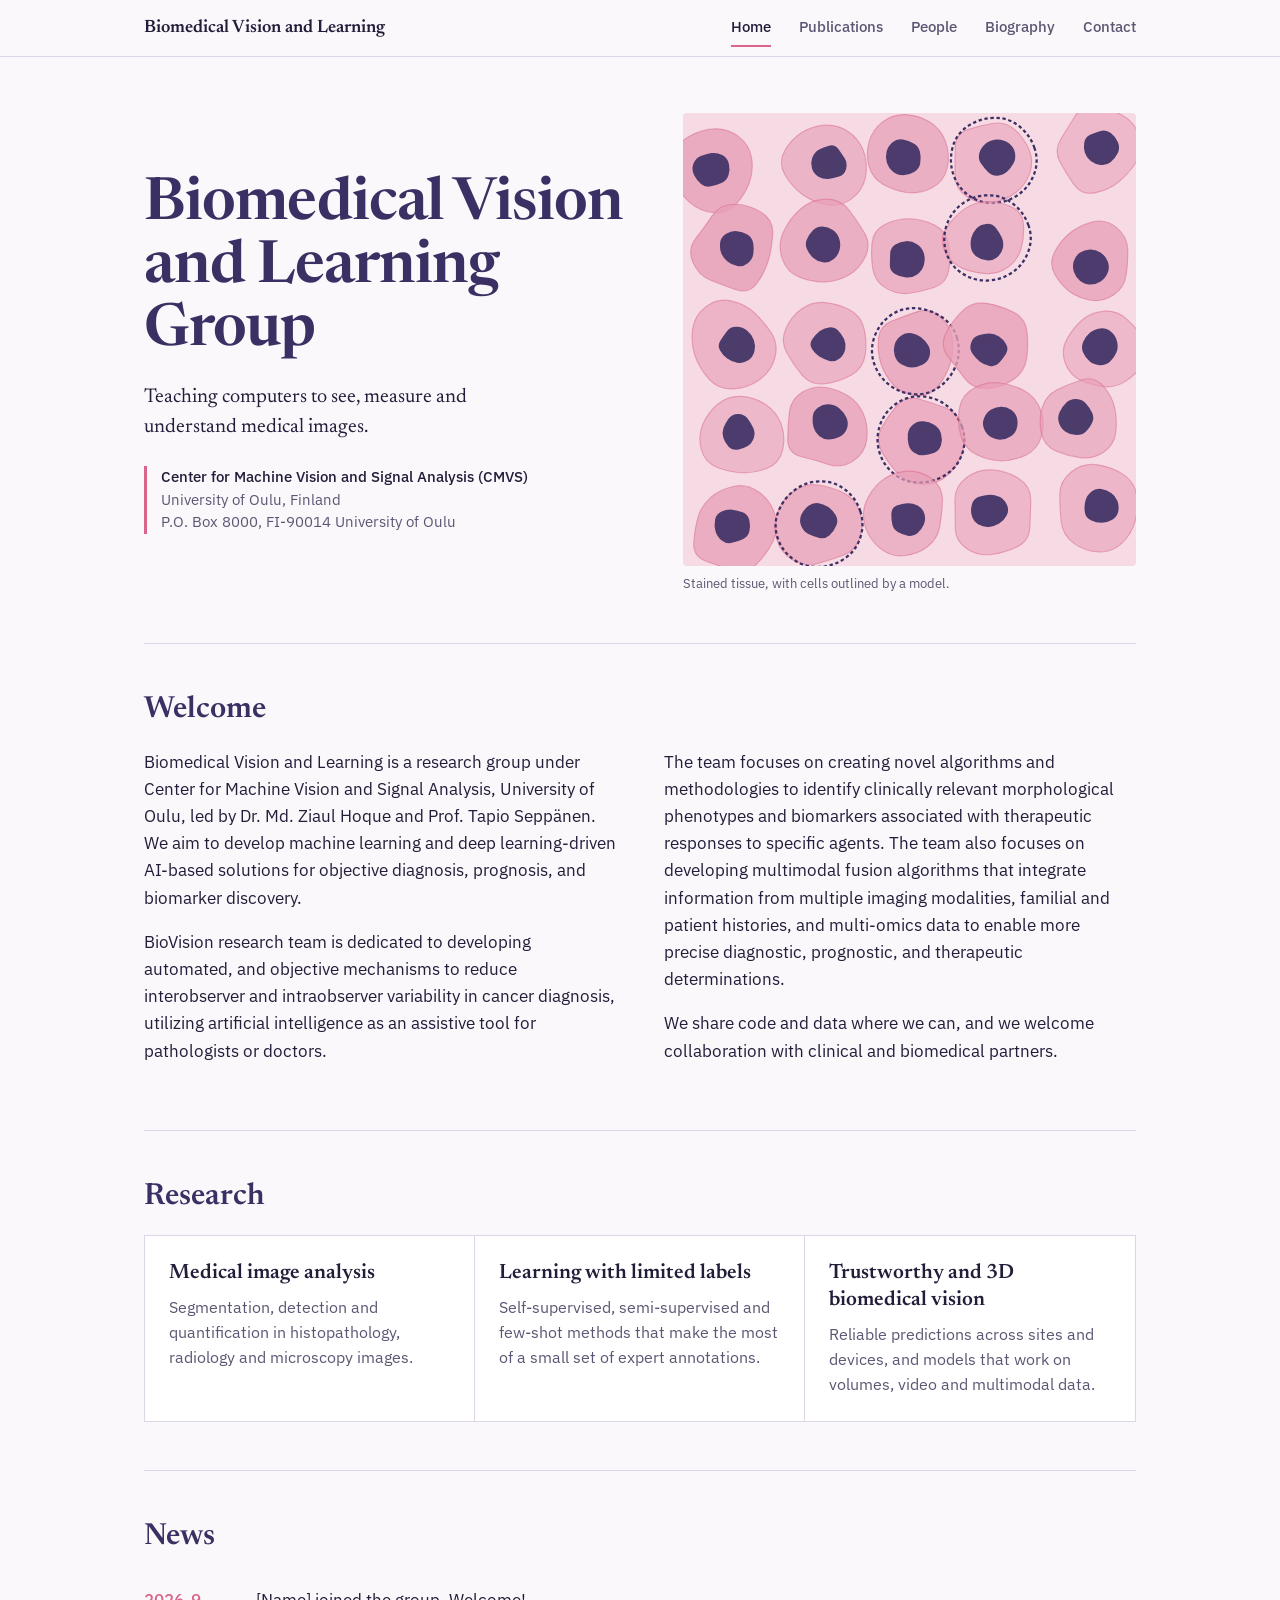
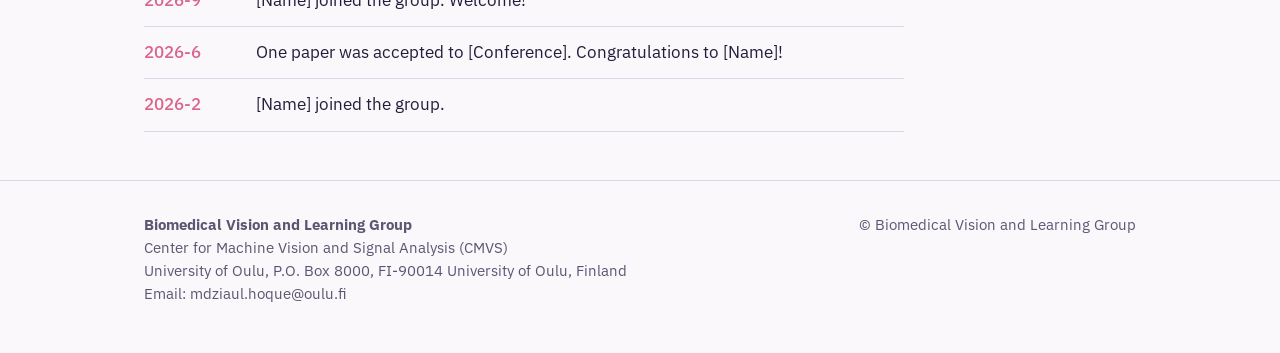
<file: index.html>
<!DOCTYPE html>
<html lang="en">
<head>
<meta charset="utf-8">
<meta name="viewport" content="width=device-width, initial-scale=1, viewport-fit=cover">
<title>Biomedical Vision and Learning Group | Home</title>
<link rel="preconnect" href="https://fonts.googleapis.com">
<link rel="preconnect" href="https://fonts.gstatic.com" crossorigin>
<link href="https://fonts.googleapis.com/css2?family=Newsreader:ital,opsz,wght@0,6..72,400;0,6..72,600;1,6..72,400&family=IBM+Plex+Sans:wght@400;500&display=swap" rel="stylesheet">
<link rel="stylesheet" href="style.css">
</head>
<body>
<nav aria-label="Main">
  <div class="wrap">
    <a class="brand" href="index.html">Biomedical Vision and Learning</a>
    <a class="link on" href="index.html" aria-current="page">Home</a>
    <a class="link" href="pubs.html">Publications</a>
    <a class="link" href="people.html">People</a>
    <a class="link" href="bio.html">Biography</a>
    <a class="link" href="index.html#contact">Contact</a>
  </div>
</nav>

<main id="home">
  <div class="wrap">
    <div class="hero">
      <div>
        <h1>Biomedical Vision and Learning Group</h1>
        <p class="lead">Teaching computers to see, measure and understand medical images.</p>
        <div class="affil">
          <strong>Center for Machine Vision and Signal Analysis (CMVS)</strong><br>
          University of Oulu, Finland<br>
          P.O. Box 8000, FI-90014 University of Oulu
        </div>
      </div>
      <figure style="margin:0">
        <svg class="field" id="field" viewBox="0 0 400 400" role="img" aria-label="Illustration of stained tissue cells with dashed outlines marking automatically detected regions"></svg>
        <figcaption class="caption">Stained tissue, with cells outlined by a model.</figcaption>
      </figure>
    </div>

    <section id="welcome" aria-labelledby="w">
      <h2 id="w">Welcome</h2>
      <div class="cols">
        <div class="prose">
          <p>Biomedical Vision and Learning is a research group under Center for Machine Vision and Signal Analysis, University of Oulu, led by Dr. Md. Ziaul Hoque and Prof. Tapio Seppänen. We aim to develop machine learning and deep learning-driven AI-based solutions for objective diagnosis, prognosis, and biomarker discovery.
           </p>
          <p>BioVision research team is dedicated to developing automated, and objective mechanisms to reduce interobserver and intraobserver variability in cancer diagnosis, utilizing artificial intelligence as an assistive tool for pathologists or doctors.</p>
        </div>
        <div class="prose">
          <p>The team focuses on creating novel algorithms and methodologies to identify clinically relevant morphological phenotypes and biomarkers associated with therapeutic responses to specific agents. The team also focuses on developing multimodal fusion algorithms that integrate information from multiple imaging modalities, familial and patient histories, and multi-omics data to enable more precise diagnostic, prognostic, and therapeutic determinations.</p>
          <p>We share code and data where we can, and we welcome collaboration with clinical and biomedical partners.</p>
        </div>
      </div>
    </section>

    <section id="research" aria-labelledby="r">
      <h2 id="r">Research</h2>
      <div class="topics">
        <div>
          <h3>Medical image analysis</h3>
          <p>Segmentation, detection and quantification in histopathology, radiology and microscopy images.</p>
        </div>
        <div>
          <h3>Learning with limited labels</h3>
          <p>Self-supervised, semi-supervised and few-shot methods that make the most of a small set of expert annotations.</p>
        </div>
        <div>
          <h3>Trustworthy and 3D biomedical vision</h3>
          <p>Reliable predictions across sites and devices, and models that work on volumes, video and multimodal data.</p>
        </div>
      </div>
    </section>

    <section id="news" aria-labelledby="n">
      <h2 id="n">News</h2>
      <ul class="news">
        <li><time datetime="2026-09">2026-9</time><span>[Name] joined the group. Welcome!</span></li>
        <li><time datetime="2026-06">2026-6</time><span>One paper was accepted to [Conference]. Congratulations to [Name]!</span></li>
        <li><time datetime="2026-02">2026-2</time><span>[Name] joined the group.</span></li>
      </ul>
    </section>


  </div>
</main>

<footer id="contact">
  <div class="wrap">
    <div>
      <strong>Biomedical Vision and Learning Group</strong><br>
      Center for Machine Vision and Signal Analysis (CMVS)<br>
      University of Oulu, P.O. Box 8000, FI-90014 University of Oulu, Finland<br>
      Email: mdziaul.hoque@oulu.fi
    </div>
    <div>&copy; Biomedical Vision and Learning Group</div>
  </div>
</footer>

<script>
(function () {
  // Deterministic tissue-like field: eosin cytoplasm blobs with hematoxylin nuclei.
  var svg = document.getElementById("field"), NS = "http://www.w3.org/2000/svg";
  var seed = 7;
  function rnd() { seed = (seed * 16807) % 2147483647; return seed / 2147483647; }
  function el(n, a, p) { var e = document.createElementNS(NS, n); for (var k in a) e.setAttribute(k, a[k]); (p || svg).appendChild(e); return e; }
  function blob(cx, cy, r, wob) {
    var pts = [], n = 10;
    for (var i = 0; i < n; i++) {
      var a = (i / n) * Math.PI * 2, rr = r * (1 - wob + rnd() * wob * 2);
      pts.push([cx + Math.cos(a) * rr, cy + Math.sin(a) * rr]);
    }
    var d = "M" + ((pts[0][0] + pts[n - 1][0]) / 2) + "," + ((pts[0][1] + pts[n - 1][1]) / 2);
    for (var j = 0; j < n; j++) {
      var p = pts[j], q = pts[(j + 1) % n];
      d += " Q" + p[0] + "," + p[1] + " " + ((p[0] + q[0]) / 2) + "," + ((p[1] + q[1]) / 2);
    }
    return d + "Z";
  }
  var cols = 5, rows = 5, cell = 400 / cols, outlined = [3, 8, 12, 17, 21];
  for (var r = 0; r < rows; r++) for (var c = 0; c < cols; c++) {
    var i = r * cols + c, cx = c * cell + cell / 2 + (rnd() - .5) * 26, cy = r * cell + cell / 2 + (rnd() - .5) * 26;
    var d = blob(cx, cy, cell * 0.47, 0.14);
    el("path", { d: d, fill: "#e8a0b8", "fill-opacity": 0.55 + rnd() * 0.3, stroke: "#d9668a", "stroke-opacity": .5, "stroke-width": 1 });
    el("path", { d: blob(cx + (rnd() - .5) * 8, cy + (rnd() - .5) * 8, cell * 0.2, 0.12), fill: "#3b2f63", "fill-opacity": 0.9 });
    if (outlined.indexOf(i) > -1) el("path", { d: blob(cx, cy, cell * 0.5, 0.03), "class": "contour", pathLength: 400 });
  }
})();
</script>
</body>
</html>
</file>
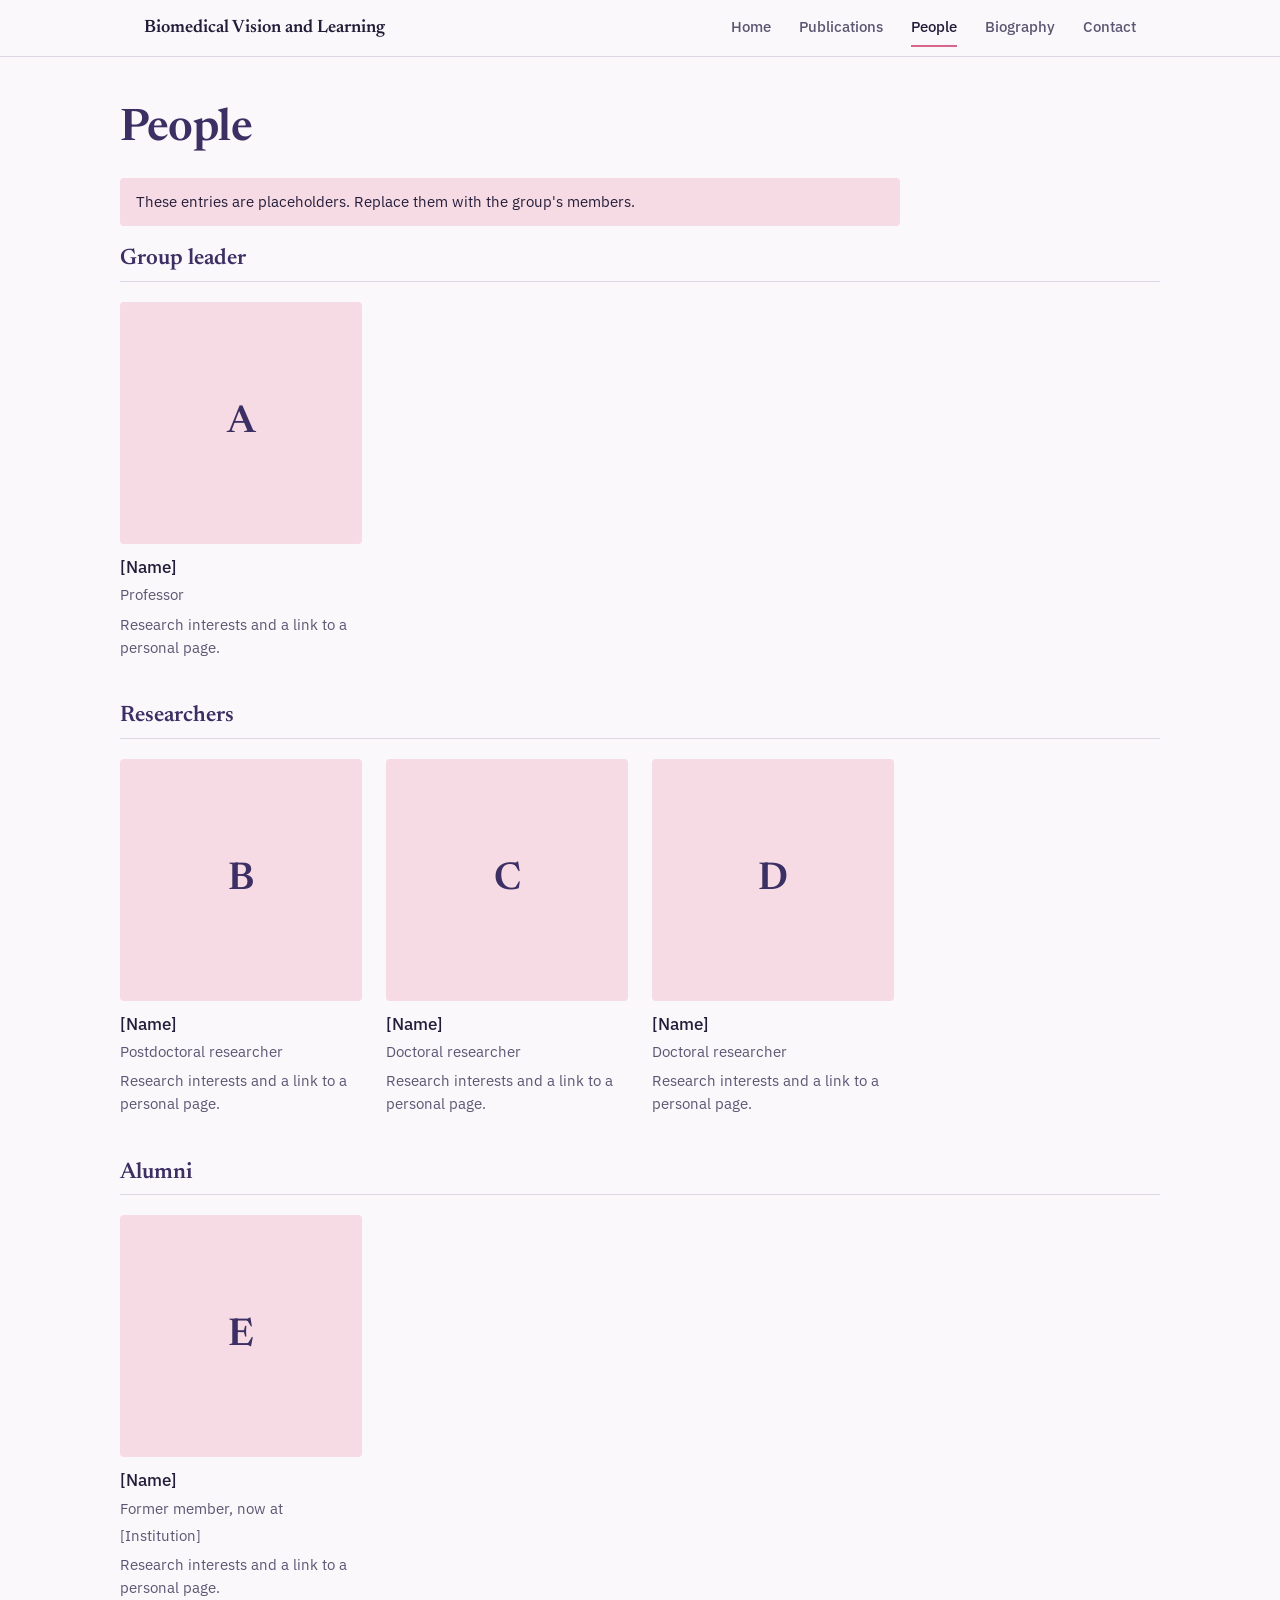
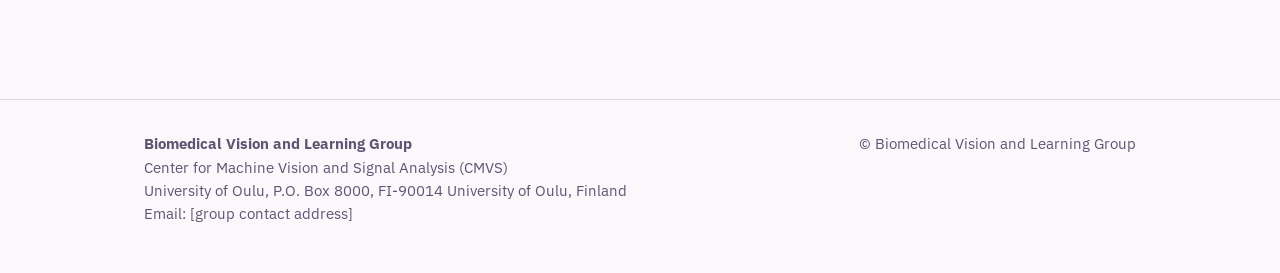
<file: people.html>
<!DOCTYPE html>
<html lang="en">
<head>
<meta charset="utf-8">
<meta name="viewport" content="width=device-width, initial-scale=1, viewport-fit=cover">
<title>Biomedical Vision and Learning Group | People</title>
<link rel="preconnect" href="https://fonts.googleapis.com">
<link rel="preconnect" href="https://fonts.gstatic.com" crossorigin>
<link href="https://fonts.googleapis.com/css2?family=Newsreader:ital,opsz,wght@0,6..72,400;0,6..72,600;1,6..72,400&family=IBM+Plex+Sans:wght@400;500&display=swap" rel="stylesheet">
<link rel="stylesheet" href="style.css">
</head>
<body>
<nav aria-label="Main">
  <div class="wrap">
    <a class="brand" href="index.html">Biomedical Vision and Learning</a>
    <a class="link" href="index.html">Home</a>
    <a class="link" href="pubs.html">Publications</a>
    <a class="link on" href="people.html" aria-current="page">People</a>
    <a class="link" href="bio.html">Biography</a>
    <a class="link" href="index.html#contact">Contact</a>
  </div>
</nav>

<main>
  <div class="wrap page">
    <h1>People</h1>
    <p class="note">These entries are placeholders. Replace them with the group's members.</p>

    <div class="people-group">
      <h2>Group leader</h2>
      <div class="people">
      <div class="person"><div class="avatar" aria-hidden="true">A</div><b>[Name]</b><span>Professor</span><span class="bio">Research interests and a link to a personal page.</span></div>
      </div>
    </div>

    <div class="people-group">
      <h2>Researchers</h2>
      <div class="people">
      <div class="person"><div class="avatar" aria-hidden="true">B</div><b>[Name]</b><span>Postdoctoral researcher</span><span class="bio">Research interests and a link to a personal page.</span></div>
      <div class="person"><div class="avatar" aria-hidden="true">C</div><b>[Name]</b><span>Doctoral researcher</span><span class="bio">Research interests and a link to a personal page.</span></div>
      <div class="person"><div class="avatar" aria-hidden="true">D</div><b>[Name]</b><span>Doctoral researcher</span><span class="bio">Research interests and a link to a personal page.</span></div>
      </div>
    </div>

    <div class="people-group">
      <h2>Alumni</h2>
      <div class="people">
      <div class="person"><div class="avatar" aria-hidden="true">E</div><b>[Name]</b><span>Former member, now at [Institution]</span><span class="bio">Research interests and a link to a personal page.</span></div>
      </div>
    </div>
  </div>
</main>

<footer id="contact">
  <div class="wrap">
    <div>
      <strong>Biomedical Vision and Learning Group</strong><br>
      Center for Machine Vision and Signal Analysis (CMVS)<br>
      University of Oulu, P.O. Box 8000, FI-90014 University of Oulu, Finland<br>
      Email: [group contact address]
    </div>
    <div>&copy; Biomedical Vision and Learning Group</div>
  </div>
</footer>
</body>
</html>
</file>
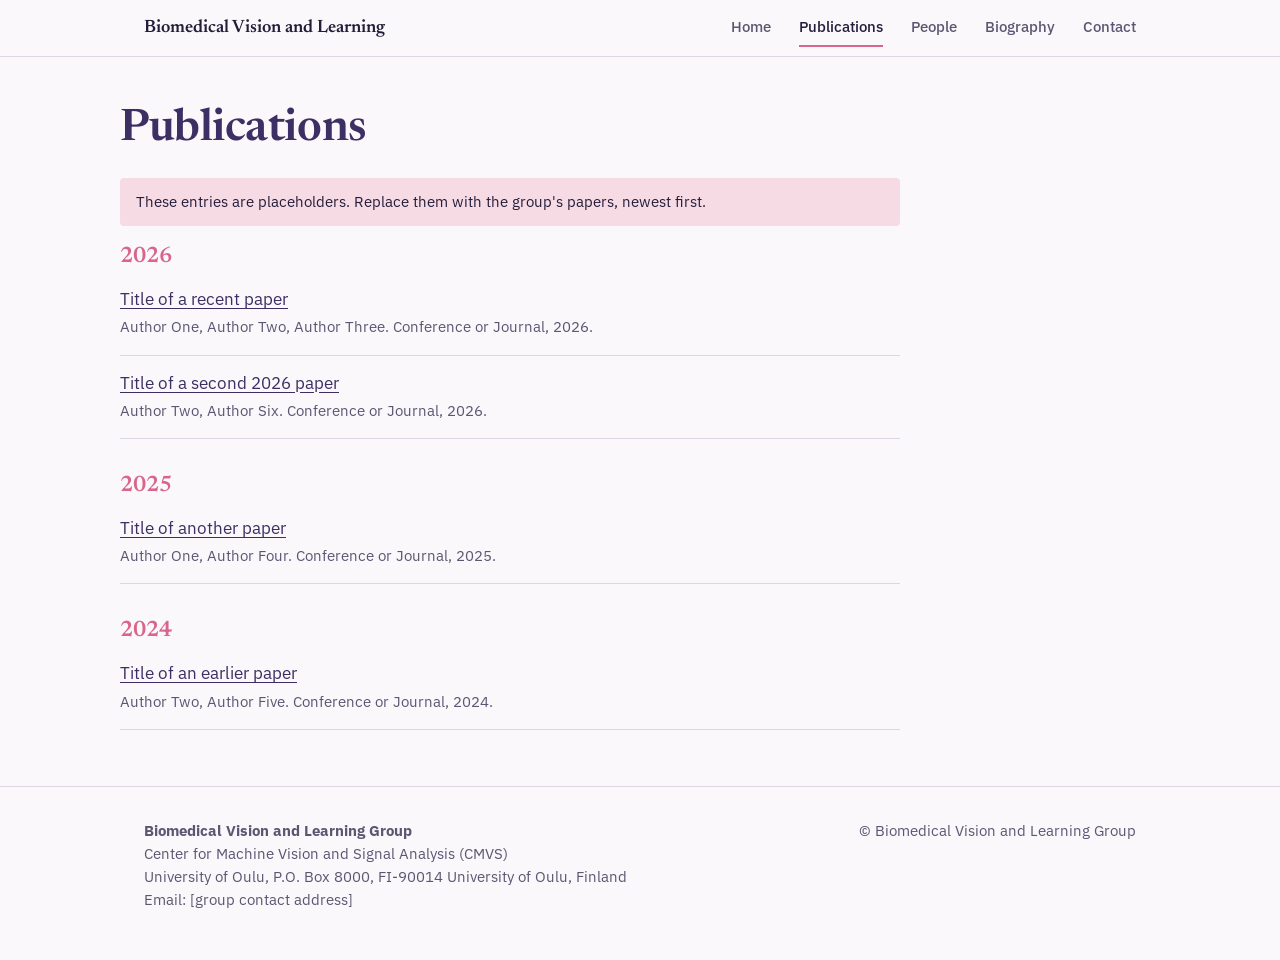
<file: pubs.html>
<!DOCTYPE html>
<html lang="en">
<head>
<meta charset="utf-8">
<meta name="viewport" content="width=device-width, initial-scale=1, viewport-fit=cover">
<title>Biomedical Vision and Learning Group | Publications</title>
<link rel="preconnect" href="https://fonts.googleapis.com">
<link rel="preconnect" href="https://fonts.gstatic.com" crossorigin>
<link href="https://fonts.googleapis.com/css2?family=Newsreader:ital,opsz,wght@0,6..72,400;0,6..72,600;1,6..72,400&family=IBM+Plex+Sans:wght@400;500&display=swap" rel="stylesheet">
<link rel="stylesheet" href="style.css">
</head>
<body>
<nav aria-label="Main">
  <div class="wrap">
    <a class="brand" href="index.html">Biomedical Vision and Learning</a>
    <a class="link" href="index.html">Home</a>
    <a class="link on" href="pubs.html" aria-current="page">Publications</a>
    <a class="link" href="people.html">People</a>
    <a class="link" href="bio.html">Biography</a>
    <a class="link" href="index.html#contact">Contact</a>
  </div>
</nav>

<main>
  <div class="wrap page">
    <h1>Publications</h1>
    <p class="note">These entries are placeholders. Replace them with the group's papers, newest first.</p>

    <h2 class="year">2026</h2>
    <ul class="pubs">
      <li><a href="#">Title of a recent paper</a><br><span class="venue">Author One, Author Two, Author Three. Conference or Journal, 2026.</span></li>
      <li><a href="#">Title of a second 2026 paper</a><br><span class="venue">Author Two, Author Six. Conference or Journal, 2026.</span></li>
    </ul>

    <h2 class="year">2025</h2>
    <ul class="pubs">
      <li><a href="#">Title of another paper</a><br><span class="venue">Author One, Author Four. Conference or Journal, 2025.</span></li>
    </ul>

    <h2 class="year">2024</h2>
    <ul class="pubs">
      <li><a href="#">Title of an earlier paper</a><br><span class="venue">Author Two, Author Five. Conference or Journal, 2024.</span></li>
    </ul>
  </div>
</main>

<footer id="contact">
  <div class="wrap">
    <div>
      <strong>Biomedical Vision and Learning Group</strong><br>
      Center for Machine Vision and Signal Analysis (CMVS)<br>
      University of Oulu, P.O. Box 8000, FI-90014 University of Oulu, Finland<br>
      Email: [group contact address]
    </div>
    <div>&copy; Biomedical Vision and Learning Group</div>
  </div>
</footer>
</body>
</html>
</file>
<file: style.css>
:root {
  --paper: #faf8fb;
  --ink: #241d3a;
  --muted: #5d5673;
  --hema: #3b2f63;      /* hematoxylin */
  --eosin: #d9668a;     /* eosin */
  --eosin-soft: #f6dbe4;
  --line: #ddd6e6;
  --surface: #ffffff;
  --serif: "Newsreader", Georgia, "Times New Roman", serif;
  --sans: "IBM Plex Sans", system-ui, -apple-system, "Segoe UI", sans-serif;
  box-sizing: border-box;
  padding-top: env(safe-area-inset-top, 0px);
  padding-bottom: env(safe-area-inset-bottom, 0px);
}
@media (prefers-color-scheme: dark) {
  :root:not([data-theme="light"]) {
    --paper: #17122a; --ink: #ece8f5; --muted: #a9a2c0; --hema: #b7a8ee;
    --eosin: #ee8fae; --eosin-soft: #3a2340; --line: #342c52; --surface: #1f1938;
  }
}
:root[data-theme="dark"] {
  --paper: #17122a; --ink: #ece8f5; --muted: #a9a2c0; --hema: #b7a8ee;
  --eosin: #ee8fae; --eosin-soft: #3a2340; --line: #342c52; --surface: #1f1938;
}
html { scroll-padding-top: calc(env(safe-area-inset-top, 0px) + 64px); scroll-behavior: smooth; }
*, *::before, *::after { box-sizing: border-box; }
body { margin: 0; background: var(--paper); color: var(--ink); font: 17px/1.6 var(--sans); }
a { color: var(--hema); text-underline-offset: 3px; }
a:hover { color: var(--eosin); }
:focus-visible { outline: 3px solid var(--eosin); outline-offset: 3px; border-radius: 2px; }

.wrap { max-width: 1040px; margin: 0 auto; padding: 0 24px; }

/* nav */
nav { position: sticky; top: env(safe-area-inset-top, 0px); z-index: 10; background: var(--paper); border-bottom: 1px solid var(--line); }
nav .wrap { display: flex; gap: 28px; align-items: center; min-height: 56px; overflow-x: auto; }
nav .brand { font: 600 18px var(--serif); color: var(--ink); text-decoration: none; white-space: nowrap; margin-right: auto; }
nav a.link { text-decoration: none; color: var(--muted); font-weight: 500; font-size: 15px; white-space: nowrap; padding: 6px 0; border-bottom: 2px solid transparent; }
nav a.link:hover, nav a.link.on { color: var(--ink); border-color: var(--eosin); }

/* hero */
.hero { display: grid; grid-template-columns: 1.1fr 1fr; gap: 40px; align-items: center; padding: 56px 0 48px; }
.hero h1 { font: 600 clamp(2.3rem, 5.2vw, 3.7rem)/1.06 var(--serif); letter-spacing: -0.015em; margin: 0 0 20px; color: var(--hema); }
.hero p.lead { font: 400 1.25rem/1.5 var(--serif); color: var(--ink); margin: 0 0 24px; max-width: 34ch; }
.affil { font-size: 14.5px; color: var(--muted); line-height: 1.55; border-left: 3px solid var(--eosin); padding-left: 14px; }
.affil strong { color: var(--ink); font-weight: 500; }
.field { width: 100%; height: auto; aspect-ratio: 1/1; border-radius: 4px; background: var(--eosin-soft); display: block; }
.field .contour { fill: none; stroke: var(--hema); stroke-width: 2; stroke-dasharray: 5 4; stroke-dashoffset: 400; animation: trace 2.6s ease-out 0.4s forwards; }
@keyframes trace { to { stroke-dashoffset: 0; } }
.caption { font-size: 13px; color: var(--muted); margin-top: 8px; }

/* sections */
section { padding: 48px 0; border-top: 1px solid var(--line); }
h2 { font: 600 1.9rem/1.2 var(--serif); margin: 0 0 20px; color: var(--hema); }
h3 { font: 600 1.3rem/1.3 var(--serif); margin: 0 0 8px; }
.cols { display: grid; grid-template-columns: 1fr 1fr; gap: 48px; }
.prose p { margin: 0 0 1em; max-width: 68ch; }

.topics { display: grid; grid-template-columns: repeat(3, 1fr); gap: 0; border: 1px solid var(--line); background: var(--surface); }
.topics > div { padding: 24px; border-right: 1px solid var(--line); }
.topics > div:last-child { border-right: 0; }
.topics p { margin: 0; color: var(--muted); font-size: 15.5px; }

.news { list-style: none; padding: 0; margin: 0; max-width: 760px; }
.news li { display: grid; grid-template-columns: 96px 1fr; gap: 16px; padding: 12px 0; border-bottom: 1px solid var(--line); }
.news time { font-weight: 500; color: var(--eosin); }

.people { display: grid; grid-template-columns: repeat(auto-fill, minmax(210px, 1fr)); gap: 24px; }
.person .avatar { aspect-ratio: 1/1; background: var(--eosin-soft); border-radius: 4px; display: grid; place-items: center; font: 600 2.4rem var(--serif); color: var(--hema); margin-bottom: 10px; }
.person b { display: block; font-weight: 500; }
.person span { color: var(--muted); font-size: 15px; }

.pubs { list-style: none; padding: 0; margin: 0; max-width: 780px; }
.pubs li { padding: 14px 0; border-bottom: 1px solid var(--line); }
.pubs .venue { color: var(--muted); font-size: 15px; }
.note { background: var(--eosin-soft); padding: 12px 16px; border-radius: 4px; font-size: 15px; max-width: 780px; margin-bottom: 20px; }

footer { border-top: 1px solid var(--line); padding: 32px 0 48px; color: var(--muted); font-size: 14.5px; }
footer .wrap { display: flex; justify-content: space-between; gap: 24px; flex-wrap: wrap; }

@media (max-width: 800px) {
  .hero, .cols { grid-template-columns: 1fr; gap: 28px; }
  .topics { grid-template-columns: 1fr; }
  .topics > div { border-right: 0; border-bottom: 1px solid var(--line); }
  .topics > div:last-child { border-bottom: 0; }
  .news li { grid-template-columns: 1fr; gap: 2px; }
}
@media (prefers-reduced-motion: reduce) {
  html { scroll-behavior: auto; }
  .field .contour { animation: none; stroke-dashoffset: 0; }
}

/* sub-pages */
.page { padding: 48px 0 56px; }
.page h1 { font: 600 clamp(2rem, 4.5vw, 2.8rem)/1.1 var(--serif); letter-spacing: -0.01em; margin: 0 0 24px; color: var(--hema); }
.page .intro { max-width: 68ch; color: var(--muted); margin: 0 0 32px; }
.year { font: 600 1.4rem var(--serif); color: var(--eosin); margin: 36px 0 4px; }
.year:first-of-type { margin-top: 8px; }
.people-group { margin-bottom: 44px; }
.people-group h2 { font-size: 1.4rem; padding-bottom: 8px; border-bottom: 1px solid var(--line); }
.person .bio { display: block; margin-top: 4px; color: var(--muted); font-size: 14.5px; }


.bio-layout { display: grid; grid-template-columns: 220px 1fr; gap: 40px; align-items: start; }
@media (max-width: 800px) { .bio-layout { grid-template-columns: 1fr; gap: 24px; } .bio-layout .person { max-width: 220px; } }
</file>
